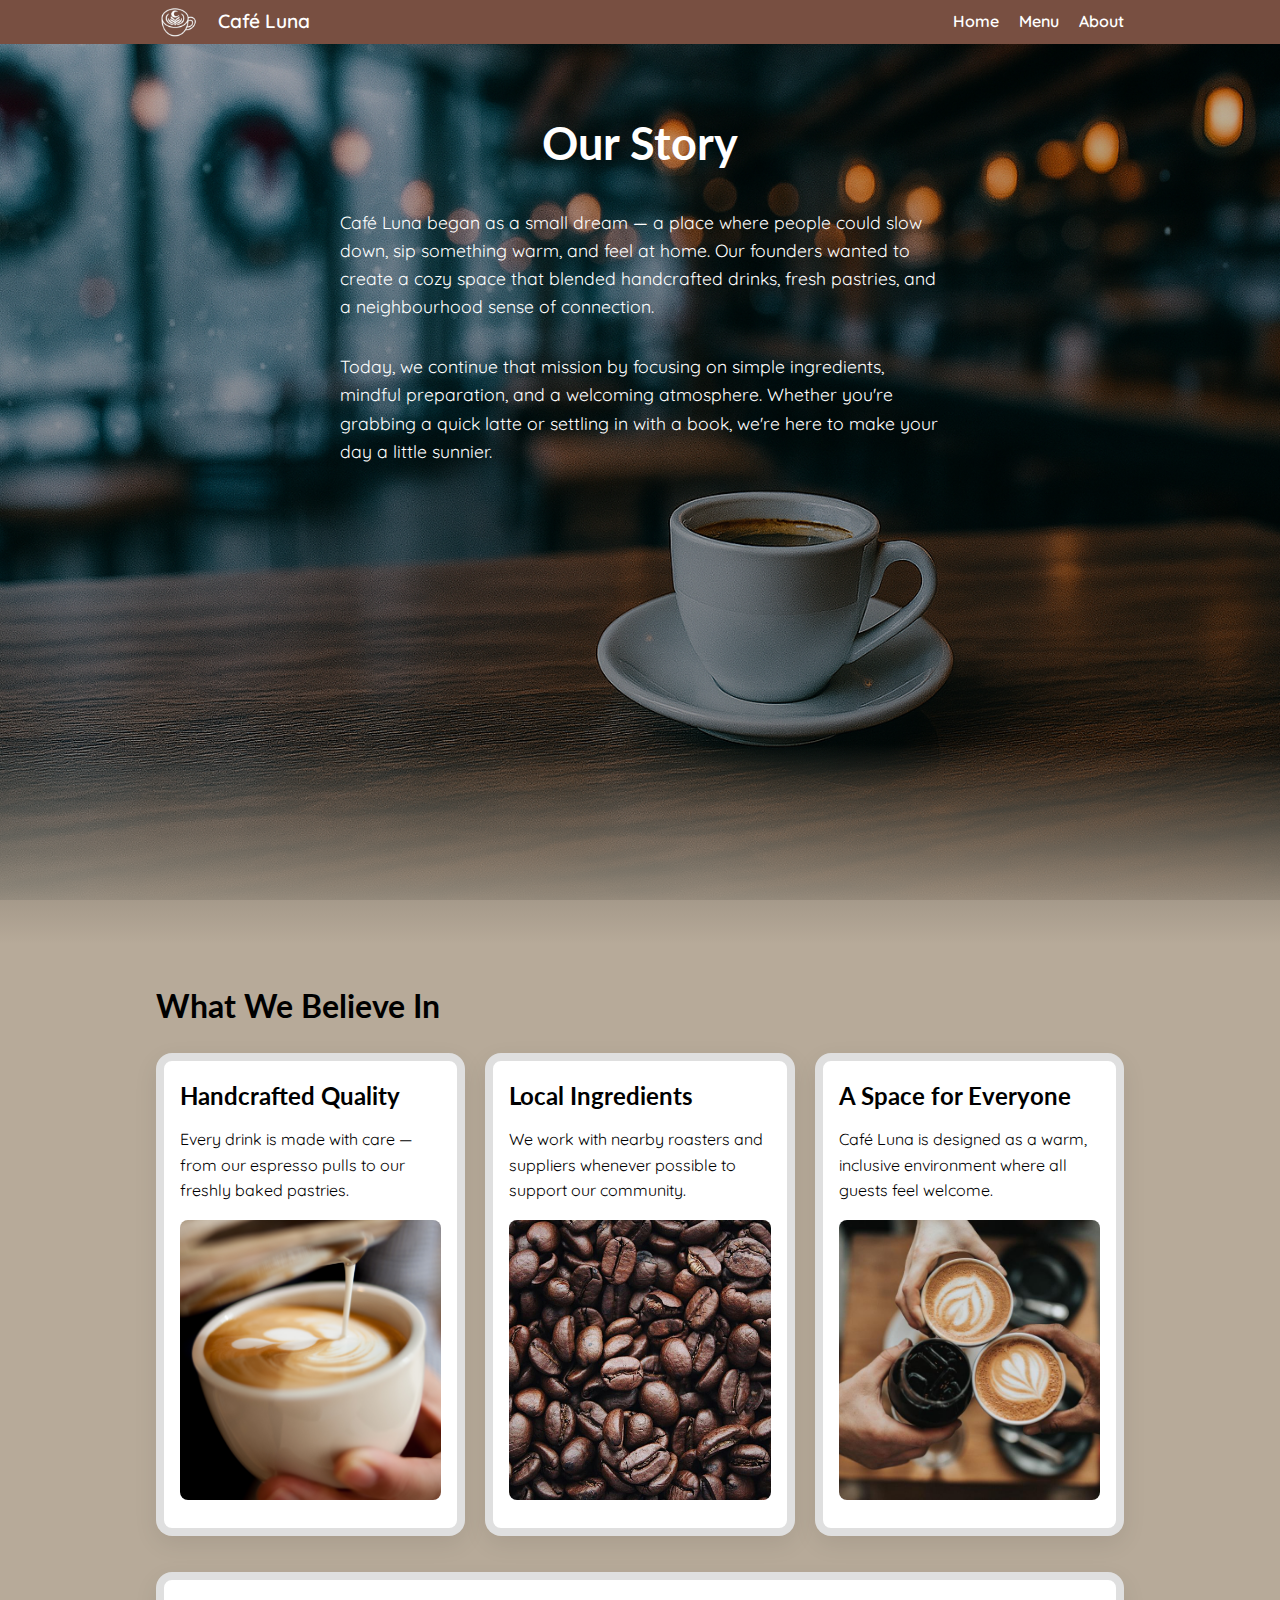
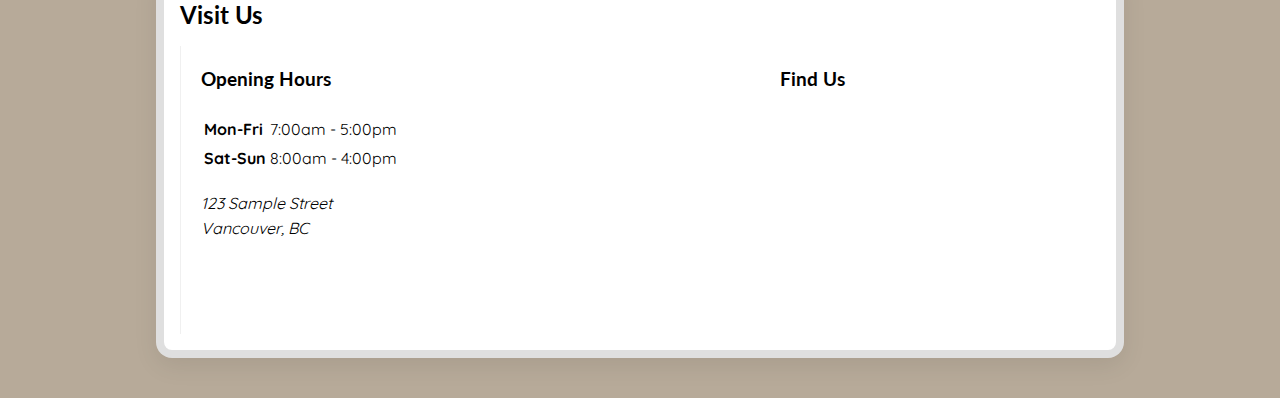
<file: about.html>
<!DOCTYPE html>
<html lang="en">
<head>
    <meta charset="UTF-8">
    <meta name="viewport" content="width=device-width, initial-scale=1.0">
    <title>About</title>
    <link rel="stylesheet" href="css/about.css">
</head>
<body>
    <!-- Navigation -->
<header class="site-header">
  <div class="container nav">
    <div class="brand-wrap">
      <img src="images/logo.png" alt="Cafe Luna logo" class="nav-logo nav-logo-large">
      <a class="brand" href="index.html">Café Luna</a>
    </div>

    <nav>
      <ul class="nav-links">
        <li><a href="index.html">Home</a></li>
        <li><a href="menu.html">Menu</a></li>
        <li><a href="about.html">About</a></li>
      </ul>
    </nav>
  </div>
</header>

<main>

<!-- Hero Section: Invites interested users to further explore the virtual space of our website with a welcoming image of a cafe interior overlaid by the text of our story. A faded effect at the bottom of the image (hopefully) suggests the presence of more content to be discovered further down the page. -->
  <section class="about-hero">
    <div class="hero-overlay">
      <h1>Our Story</h1>
      <p>
        Café Luna began as a small dream — a place where people could slow down, sip something warm, 
        and feel at home. Our founders wanted to create a cozy space that blended handcrafted drinks, 
        fresh pastries, and a neighbourhood sense of connection.
      </p>
      <p>
        Today, we continue that mission by focusing on simple ingredients, mindful preparation, and 
        a welcoming atmosphere. Whether you're grabbing a quick latte or settling in with a book, 
        we're here to make your day a little sunnier.
      </p>
    </div>
  </section>

<!-- Values Section: Presents the core beliefs and foundational principles that lie beneath the cafe's appearance and ambiance. We try to visually represent this relationship by positioning bold, solid cards containing our value statements directly underneath the ethereal, abstract hero image section, so that when the user scrolls down, the image of the cafe interior gives way to an explanation of its underlying meaning and purpose.-->
<section class="section">
  <div class="container">
    <header>
      <h1>What We Believe In</h1>
    </header>
<!-- generic utility classes shared with index.html/index.css for site-wide consistency, used for spacing and layout (card, cards-grid, mt-16) -->
    <div class="cards-grid mt-16">
<!-- standalone cards displaying our core values (article elements containing a header, short description, and illustrative image).-->
      <article class="card">
        <h2>Handcrafted Quality</h2>
        <p>
          Every drink is made with care — from our espresso pulls to our freshly baked pastries.
        </p>
        <img class="card-image" src="images/latte_art.jpg" alt="A photo of steamed milk being poured onto a latte.">
      </article>

      <article class="card">
        <h2>Local Ingredients</h2>
        <p>
          We work with nearby roasters and suppliers whenever possible to support our community.
        </p>
        <img class="card-image" src="images/coffee_beans.jpeg" alt="A photo of roasted coffee beans ready for grinding.">
      </article>

      <article class="card">
        <h2>A Space for Everyone</h2>
        <p>
          Café Luna is designed as a warm, inclusive environment where all guests feel welcome.
        </p>
        <img class="card-image" src="images/hands_holding_coffee.jpg" alt="A photo of three outstretched hands holding lattes and iced coffee.">
      </article>
    </div>
  </div>
</section>


<!-- Visit Us Section: Contains key information about the actual cafe (i.e. its hours of operation and physical location on a map) representing it both as a real place and as the virtual destination of the user's journey through our web page. When the viewer reaches the bottom of the page where the visit us section is located, it invites them to continue their (digital) exploration of our cafe by visiting it in the real world. The user has been given a (simulated) experience of the cafe's atmosphere and an understanding of its values, and are now ready to decide whether or not they intend to visit the cafe. -->
<section class="section mb-40">
  <div class="container">
    <article class="card">
      <header>
        <h2>Visit Us</h2>
      </header>
      <div class="visit-grid">
        <!-- Hours -->
        <div class="visit-details">
          <h3>Opening Hours</h3>
          <table>
            <tr>
              <th scope="row">Mon-Fri</th>
              <td>7:00am - 5:00pm</td>
            </tr>
            <tr>
              <th scope="row">Sat-Sun</th>
              <td>8:00am - 4:00pm</td>
            </tr>
          </table>
          <!-- Address -->
          <address class="mt-16">
            123 Sample Street<br>
            Vancouver, BC
          </address>
        </div>
        <!-- Embedded Google Maps using an inline frame (iframe)-->
        <div class="visit-cta">
          <h3>Find Us</h3>
          <iframe class="about-iframe"
          src="https://www.google.com/maps/embed?pb=!1m14!1m12!1m3!1d1552.9462651101308!2d-123.14025374630948!3d49.286484353370035!2m3!1f0!2f0!3f0!3m2!1i1024!2i768!4f13.1!5e0!3m2!1sen!2sca!4v1764084924957!5m2!1sen!2sca" width="600" height="450" style="border:0;" allowfullscreen="" loading="lazy" referrerpolicy="no-referrer-when-downgrade"></iframe>
        </div>
      </div>
    </article>
  </div>
</section>

</main>

    <!-- Footer -->
</body>
</html>
</file>
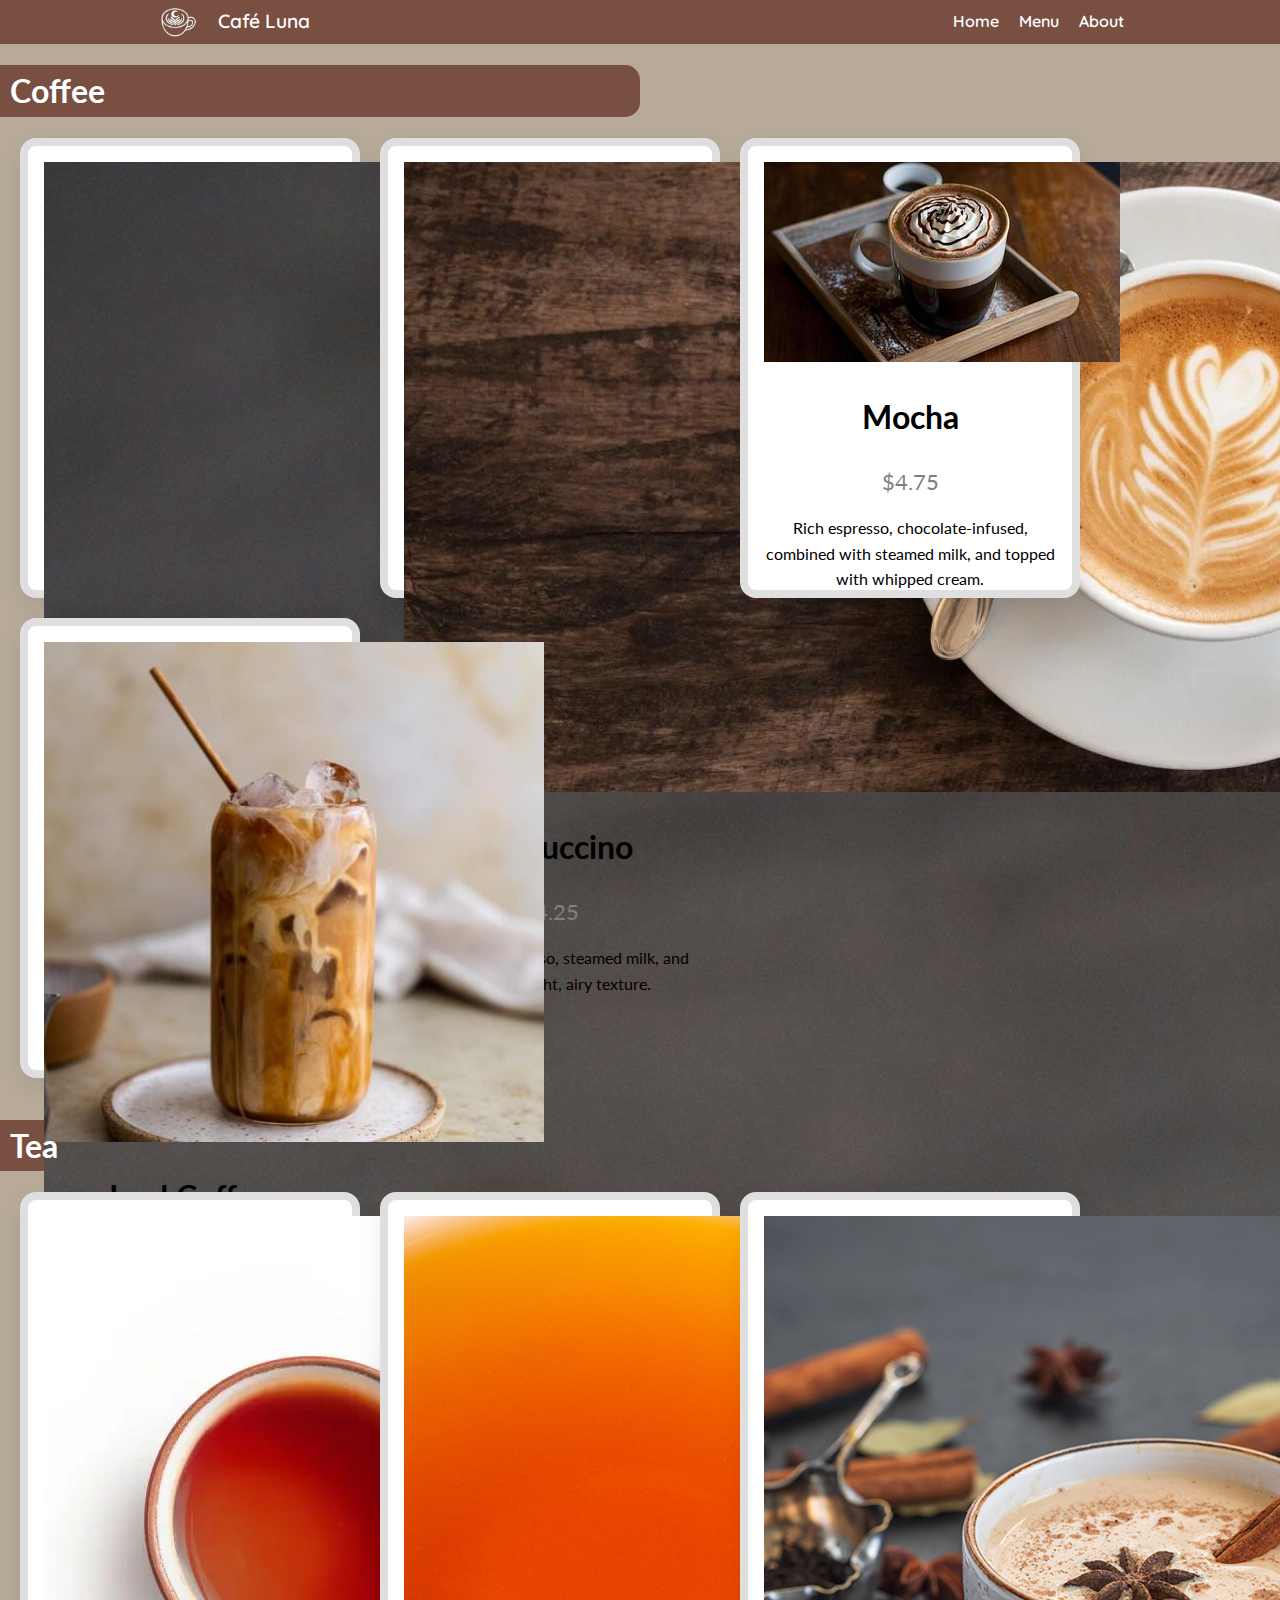
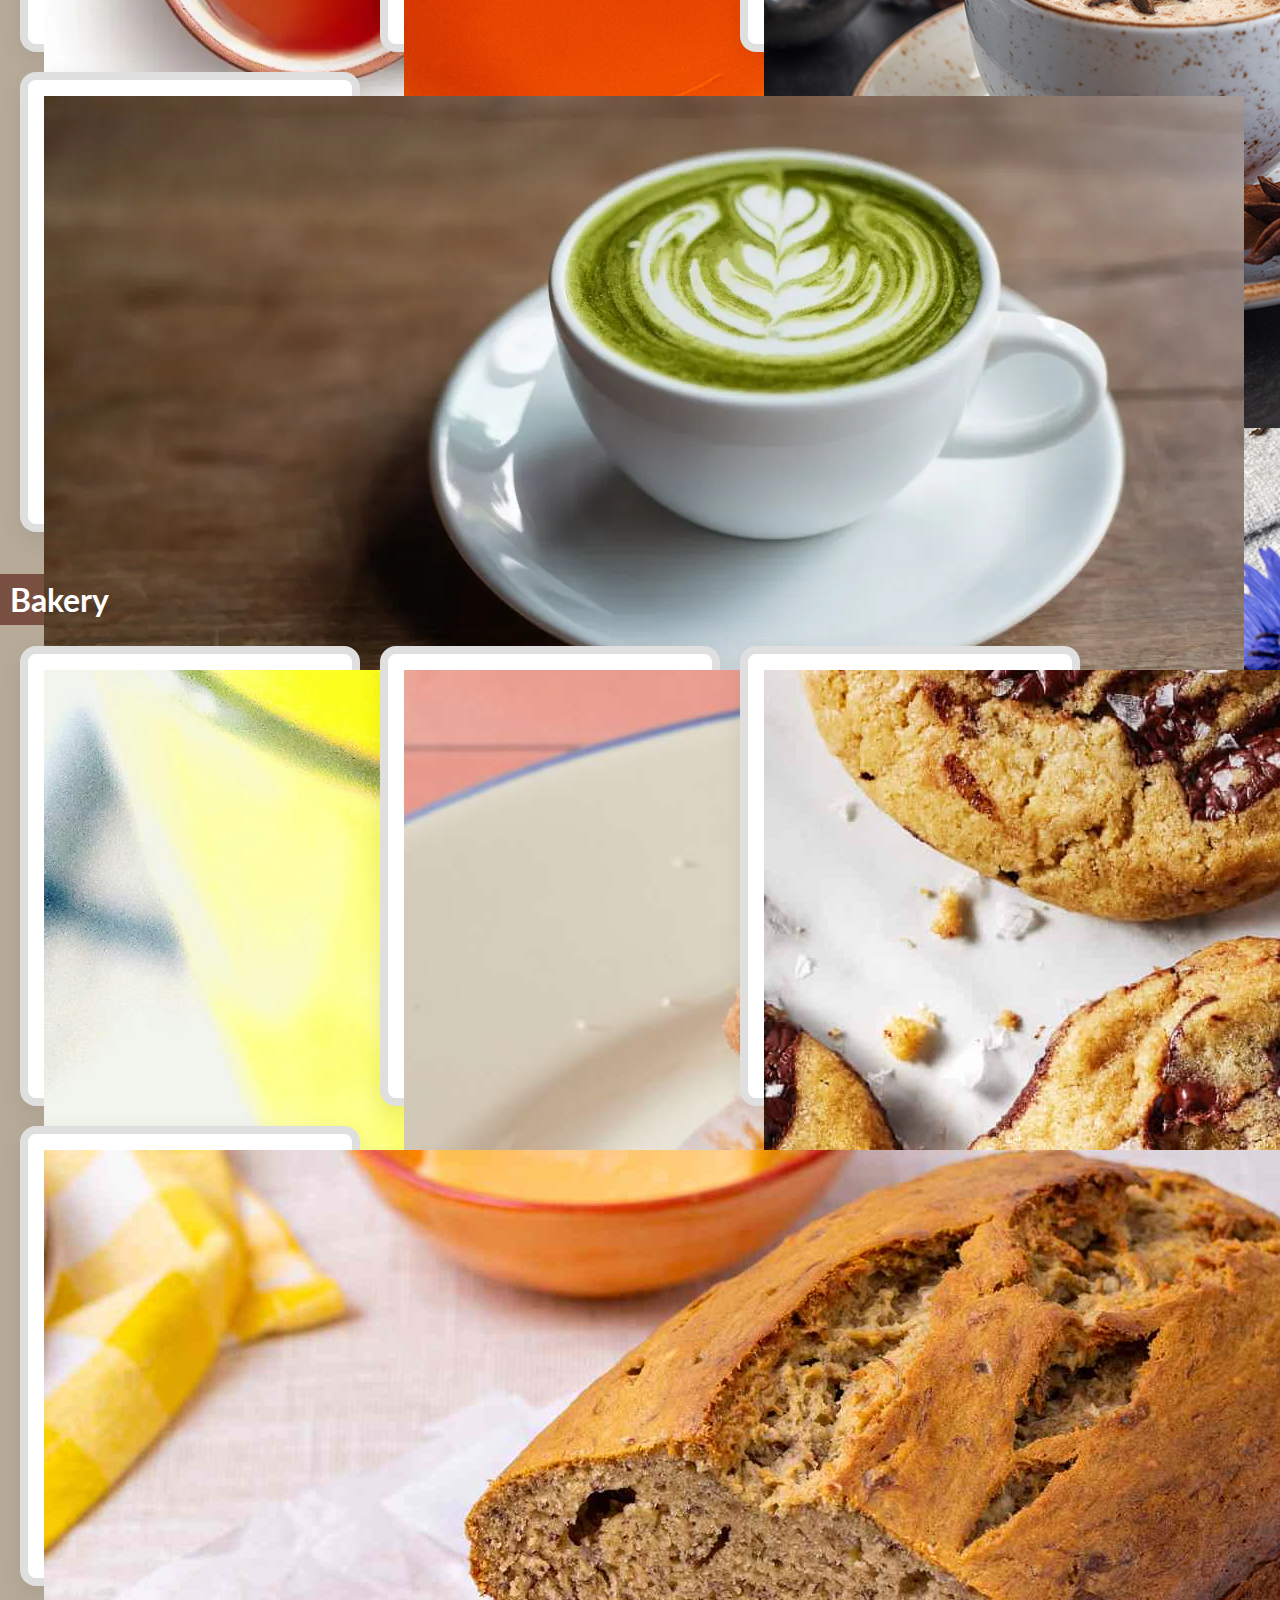
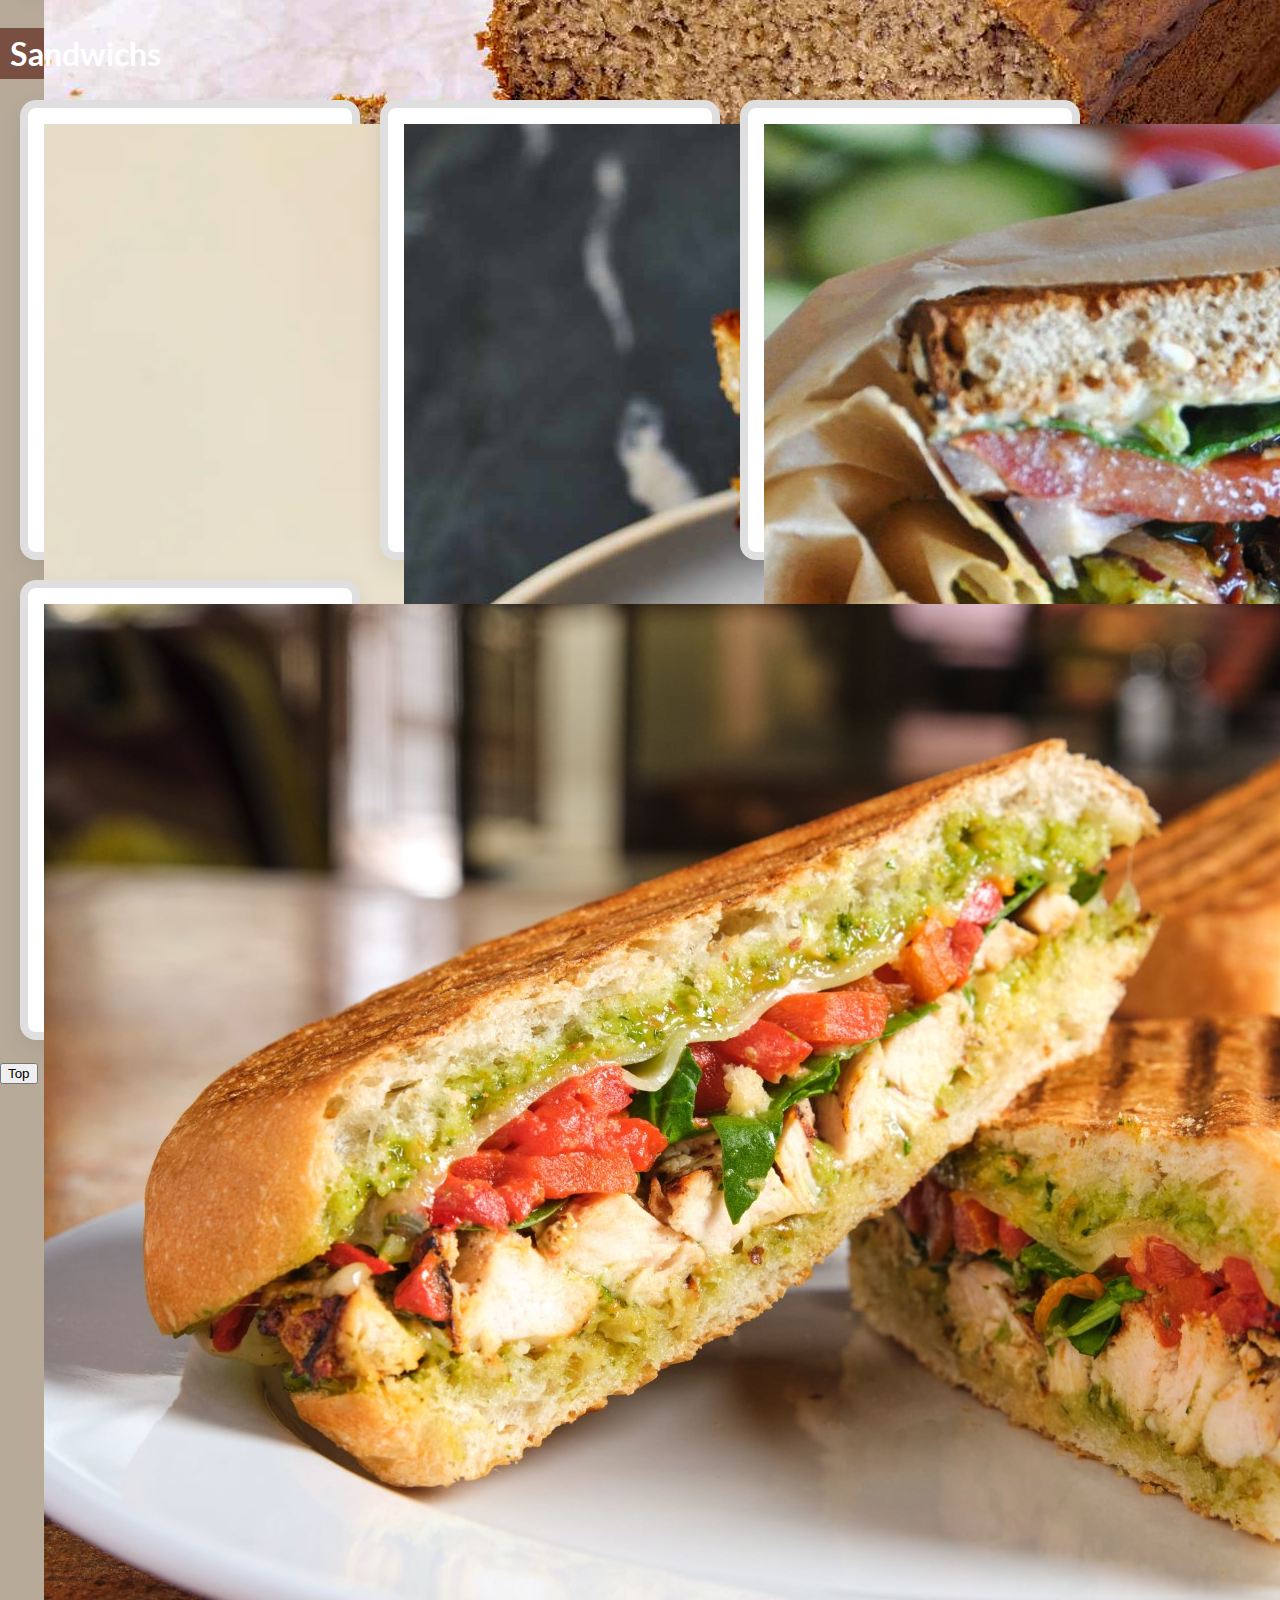
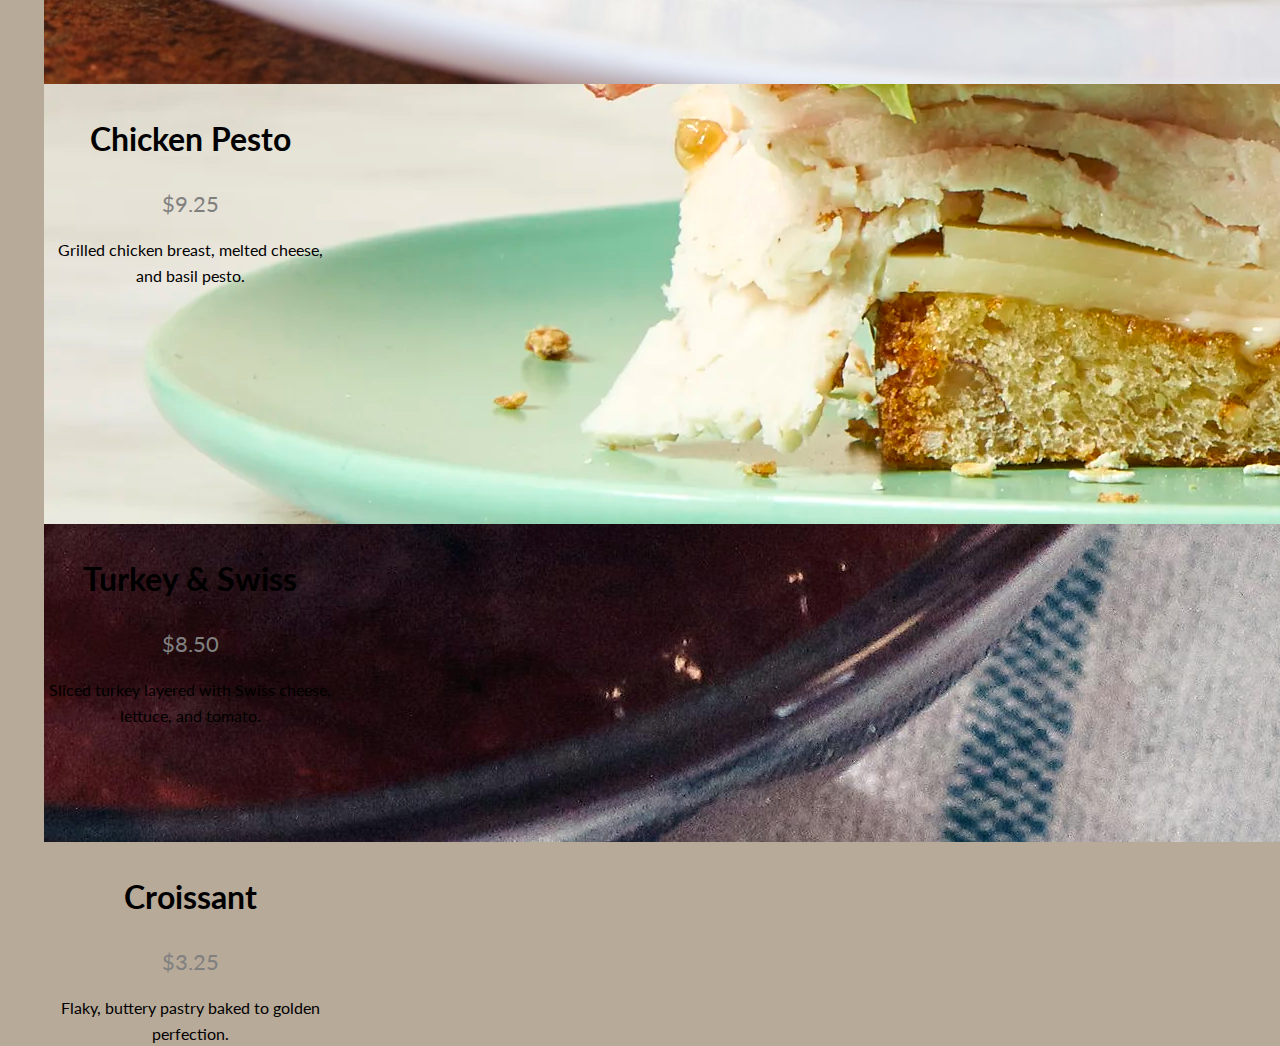
<file: menu.html>
<!DOCTYPE html>
<html lang="en">
<head>
    <meta charset="UTF-8">
    <meta name="viewport" content="width=device-width, initial-scale=1.0">
    <title>Menu</title>
    <link rel="stylesheet" href="css/menu.css">
</head>
<body>
    <!-- Navigation -->
<header class="site-header">
  <div class="container nav">
    <div class="brand-wrap">
      <img src="images/logo.png" alt="Cafe Luna logo" class="nav-logo nav-logo-large">
      <a class="brand" href="index.html">Café Luna</a>
    </div>

    <nav>
      <ul class="nav-links">
        <li><a href="index.html">Home</a></li>
        <li><a href="menu.html">Menu</a></li>
        <li><a href="about.html">About</a></li>
      </ul>
    </nav>
  </div>
</header>

 <!-- Main Content -->
  <!-- Menu with seperate rows -->
  <!-- Each item has its own card -->

  <!-- coffee section  -->
  <header>
    <h1>Coffee</h1>
  </header>
  <div class="row1">
    <div class="card">
      <img src="images/latte.jpg">
      <h1 class="name">House Latte</h1>
      <p class="price">$4.25</p>
      <div class="overlay">
        <p class="description">Creamy, steamed milk, blended with espresso for a silky drink.</p>
      </div>
    </div>
    
    <div class="card">
      <img src="images/cappuccino.webp">
      <h1 class="name">Cappuccino</h1>
      <p class="price">$4.25</p>
      <div class="overlay">
        <p class="description">Equal parts espresso, steamed milk, and foam for a light, airy texture.</p>
      </div>
    </div>
  
    <div class="card">
      <img src="images/mocha.jpg">
      <h1 class="name">Mocha</h1>
      <p class="price">$4.75</p>
      <div class="overlay">
        <p class="description">Rich espresso, chocolate-infused, combined with steamed milk, and topped with whipped cream.</p>
      </div>
    </div>

    <div class="card">
      <img src="images/iced coffee.jpg">
      <h1 class="name">Iced Coffee</h1>
      <p class="price">$3.75</p>
      <div class="overlay">
        <p class="description">Refreshing cold brew coffee served over ice.</p>
      </div>
    </div>
  </div>

  <!-- tea section  -->
  <header>
    <h1>Tea</h1>
  </header>
  <div class="row2">
    <div class="card">
      <img src="images/english breakfast.webp">
      <h1 class="name">English Breakfast</h1>
      <p class="price">$3.00</p>
      <div class="overlay">
        <p class="description">A strong, traditional black tea perfect for morning energy.</p>
      </div>
    </div>
    
    <div class="card">
      <img src="images/earl grey.jpg">
      <h1 class="name">Earl Grey</h1>
      <p class="price">$3.25</p>
      <div class="overlay">
        <p class="description">Black tea infused with fragrant bergamot citrus.</p>
      </div>
    </div>
  
    <div class="card">
      <img src="images/chai latte.jpg">
      <h1 class="name">Chai Latte</h1>
      <p class="price">$4.50</p>
      <div class="overlay">
        <p class="description">Spiced black tea blended with steamed milk and warm flavors.</p>
      </div>
    </div>
  

    <div class="card">
      <img src="images/matcha latte.webp">
      <h1 class="name">Matcha Latte</h1>
      <p class="price">$4.75</p>
      <div class="overlay">
        <p class="description">Smooth Japanese green tea powder whisked with creamy milk.</p>
      </div>
    </div>
  </div>

  <!-- bakery section  -->
  <header>
    <h1>Bakery</h1>
  </header>
  <div class="row3">
    <div class="card">
      <img src="images/croissant.jpg">
      <h1 class="name">Croissant</h1>
      <p class="price">$3.25</p>
      <div class="overlay">
        <p class="description">Flaky, buttery pastry baked to golden perfection.</p>
      </div>
    </div>
  
    <div class="card">
      <img src="images/blueberry.jpg">
      <h1 class="name">Blueberry Muffin</h1>
      <p class="price">$3.50</p>
      <div class="overlay">
        <p class="description">Soft muffin packed with sweet blueberries.</p>
      </div>
    </div>
  
    <div class="card">
      <img src="images/cookie.jpg">
      <h1 class="name">Chocolate Cookie</h1>
      <p class="price">$2.50</p>
      <div class="overlay">
        <p class="description">Chewy cookie loaded with rich chocolate chips.</p>
      </div>
    </div>
  
    <div class="card">
      <img src="images/banana.jpg">
      <h1 class="name">Banana Bread Slice</h1>
      <p class="price">$3.75</p>
      <div class="overlay">
        <p class="description">Moist, homemade-style loaf with sweet banana flavor.</p>
      </div>
    </div>
  </div>

  <!-- sandwich section  -->
  <header>
    <h1>Sandwichs</h1>
  </header>
  <div class="row4">
    <div class="card">
      <img src="images/turkey.webp">
      <h1 class="name">Turkey & Swiss</h1>
      <p class="price">$8.50</p>
      <div class="overlay">
        <p class="description">Sliced turkey layered with Swiss cheese, lettuce, and tomato.</p>
      </div>
    </div>
  
    <div class="card">
      <img src="images/ham.jpg">
      <h1 class="name">Ham & Cheddar</h1>
      <p class="price">$8.00</p>
      <div class="overlay">
        <p class="description">Classic ham and sharp cheddar on toasted bread.</p>
      </div>
    </div>
  
    <div class="card">
      <img src="images/veggie.jpg">
      <h1 class="name">Veggie Sandwich</h1>
      <p class="price">$7.75</p>
      <div class="overlay">
        <p class="description">Fresh vegetables with hummus on whole-grain bread.</p>
      </div>
    </div>
  
    <div class="card">
      <img src="images/pesto.jpg">
      <h1 class="name">Chicken Pesto</h1>
      <p class="price">$9.25</p>
      <div class="overlay">
        <p class="description">Grilled chicken breast, melted cheese, and basil pesto.</p>
      </div>
    </div>
  </div>

  <!-- scroll to top button -->
  <button onclick="topFunction()" id="myBtn" title="Go to top">Top</button>

  <script src="script.js"></script>
    <!-- Footer -->
</body>
</html>
</file>
<file: css/about.css>
/* Import fonts */
@import url('https://fonts.googleapis.com/css2?family=Quicksand:wght@500;700&family=Lato:wght@400;700&display=swap');


/* Theme variables */
:root {
  --khaki: #B7AA99;
  --bole:  #784F41;
  --fawn:  #F0B67F;
}


/* Base document settings */
html {
  font-family: 'Quicksand', sans-serif;
}

*, *::before, *::after {
  box-sizing: border-box;
}

body {
  background-color: var(--khaki);
  margin: 0;
  padding: 0;
  line-height: 1.6; /* improves readable rhythm */
}

p {
  margin: 0 0 1rem 0; /* consistent paragraph spacing */
}

h1, h2, h3 {
  font-family: 'Lato', sans-serif;
}


/* Navigation Bar */
header.site-header {
  position: sticky;
  top: 0;
  background: var(--bole);
  color: #fff;
  z-index: 10;
}

.nav {
  display: flex;
  justify-content: space-between;
  align-items: center;
  padding: 6px 0 4px 0;
}

.brand-wrap {
  display: flex;
  align-items: center;
  gap: 18px;
}

.nav-logo {
  height: 38px;
  width: auto;
  vertical-align: middle;
}

.nav-logo-large {
  height: 44px;
}

.brand {
  color: white;
  text-decoration: none;
  font-weight: 700;
  font-size: 1.2rem;
}

.nav-links {
  list-style: none;
  display: flex;
  gap: 20px;
  margin: 0;
  padding: 0;
}

.nav a {
  color: white;
  text-decoration: none;
  font-weight: 600;
  padding: 4px 0;
  border-bottom: 2px solid transparent;
}

.nav a:hover, .nav a:focus {
  border-bottom-color: var(--fawn);
}


/* Container class for consistent layout spacing */
.container {
  width: min(1000px, 92vw);
  margin: 0 auto;
  padding: 0 16px;
}


/* Utility spacing classes */
.section {
  margin-top: 36px;
  margin-bottom: 28px;
}

.mt-16 { margin-top: 16px; }
.mt-24 { margin-top: 24px; }
.mb-40 { margin-bottom: 40px; }



/* Cards and content blocks (featured, about, visit) */
.card {
  background: white;
  border-radius: 16px;
  padding: 16px;
  box-shadow: 0 8px 24px rgba(0,0,0,0.08);
  border: 8px solid rgba(0,0,0,0.125);
}

.card h2 {
  margin-top: 0;
  margin-bottom: 12px;
}

/* Images used inside cards */
.card-image {
  width: 100%;
  height: 200px;
  display: block;
  border-radius: 8px;
  margin-bottom: 12px;
}

.cards-grid .card .card-image { height: 200px; }

@media (min-width: 700px) {
  .cards-grid .card .card-image { height: 240px; }
}


/* Grid for featured items ------------------------------------ */
.cards-grid {
  display: grid;
  grid-template-columns: repeat(auto-fit, minmax(220px, 1fr));
  gap: 20px;
  align-items: start;
}

.cards-grid > * {
  display: flex;
  flex-direction: column;
  height: 100%;
}

/* Make images in the grid fill more of the card and cover */
.cards-grid .card .card-image {
  height: 280px;
  object-fit: cover;
  flex-shrink: 0;
}

.cards-grid .card h3 {
  margin: 12px 0 8px 0;
}


/* Visit grid: details + call-to-action aligned within the card */
.visit-grid {
  display: grid;
  grid-template-columns: 1fr 320px;
  gap: 16px;
}

@media (max-width: 800px) {
  .visit-grid {
    grid-template-columns: 1fr;
  }
  .visit-cta { 
    text-align: left;
    margin-top: 12px;
  }
}

dl { 
  font-weight: 700; 
  margin-top: 0; }

.visit-cta {
  text-align: left;
  align-items: flex-start;
}

.visit-details {
  text-align: left;
  border-left: 1px solid rgba(0,0,0,0.06);
  padding-left: 20px;
  align-items: flex-start;
}

.visit-grid > * {
  min-height: 0;
  display: flex;
  flex-direction: column;
  justify-content: flex-start;
}

@media (max-width: 800px) {
  .visit-details { 
    text-align: left; 
    border-left: none; 
    padding-left: 0; }

  .visit-grid > * { 
    min-height: 0; 
    align-items: flex-start; 
  }
}

.visit-cta .btn { 
  align-self: flex-start; 
  width: auto;
  margin-top: 8px; }
  
.visit-cta p, .visit-details p { 
  margin: 0 0 8px 0; 
}

/* [base64] */
/* New CSS specific to About page */

 /* A full-screen background image that remains static when scrolling (due to background-attachment: fixed), creating a parallax-like effect as other elements move on top of it. */
.about-hero {
  position: relative;
  width: 100%;
  height: 100vh;
  background-image: url("../images/coffee_blurry_seasonal.png");
  background-size: cover;
  background-position: center;
  background-attachment: fixed;
}

/* Creates a pseudo-element overlay that sits on top of the bottom part of the .about-hero element, adding a fading gradient there to create a smooth transition into the page's background colour. */
.about-hero::after {
  content: "";
  position: absolute;
  bottom: 0;
  left: 0;
  width: 100%;
  height: 200px;
  background: linear-gradient(to bottom, rgba(0,0,0,0) 0%, var(--khaki) 100%);
  z-index: 1;
  pointer-events: none;
}

/* Semi-transparent container for the Story text that darkens the background image to improve text contrast*/
.hero-overlay {
  position: absolute;
  inset: 0;
  display: flex;
  flex-direction: column;
  justify-content: flex-start; 
  align-items: center;
  padding: 48px;
  gap: 16px;
  color: #fff;
  background: linear-gradient(180deg, rgba(0,0,0,0.25) 0%, rgba(0,0,0,0.45) 100%);
}

.hero-overlay h1 {
  margin: 0 0 12px 0;
  font-size: 2.4rem;
}

.hero-overlay p {
  max-width: 600px;
  font-size: 1.1rem;
}

/* Inline frame (iframe) container for the embedded Google Maps link */
.about-iframe {
              width: 100%; 
              height: 220px; 
              border-radius: 12px; 
              display: flex;
}

@media (max-width: 800px) {
  .hero-overlay {
    padding: 24px;
  }
  .hero-overlay h1 {
    font-size: 1.8rem;
  }
  .hero-overlay p {
    font-size: 1rem;
  }
}

@media (min-width: 700px) {
  .hero-overlay {
    padding: 64px;
  }
  .hero-overlay h1 {
    font-size: 2.8rem;
  }
}
</file>
<file: css/menu.css>
/* Import fonts */
@import url('https://fonts.googleapis.com/css2?family=Quicksand:wght@500;700&family=Lato:wght@400;700&display=swap');


/* Theme variables */
:root {
  --khaki: #B7AA99;
  --bole:  #784F41;
  --fawn:  #F0B67F;
}


/* Base document settings */
html {
  font-family: 'Quicksand', sans-serif;
}

*, *::before, *::after {
  box-sizing: border-box;
}

body {
  background-color: var(--khaki);
  margin: 0;
  padding: 0;
  line-height: 1.6; /* improves readable rhythm */
}

p {
  margin: 0 0 1rem 0; /* consistent paragraph spacing */
}

h1, h2, h3 {
  font-family: 'Lato', sans-serif;
}


/* Navigation Bar */
header.site-header {
  position: sticky;
  top: 0;
  background: var(--bole);
  color: #fff;
  z-index: 10;
}

.nav {
  display: flex;
  justify-content: space-between;
  align-items: center;
  padding: 6px 0 4px 0;
}

.brand-wrap {
  display: flex;
  align-items: center;
  gap: 18px;
}

.nav-logo {
  height: 38px;
  width: auto;
  vertical-align: middle;
}

.nav-logo-large {
  height: 44px;
}

.brand {
  color: white;
  text-decoration: none;
  font-weight: 700;
  font-size: 1.2rem;
}

.nav-links {
  list-style: none;
  display: flex;
  gap: 20px;
  margin: 0;
  padding: 0;
}

.nav a {
  color: white;
  text-decoration: none;
  font-weight: 600;
  padding: 4px 0;
  border-bottom: 2px solid transparent;
}

.nav a:hover, .nav a:focus {
  border-bottom-color: var(--fawn);
}


/* Container class for consistent layout spacing */
.container {
  width: min(1000px, 92vw);
  margin: 0 auto;
  padding: 0 16px;
}

/* card for each item */
.card {
  border-radius: 16px;
  padding: 16px;
  box-shadow: 0 8px 24px rgba(0,0,0,0.08);
  border: 8px solid rgba(0,0,0,0.125);  
  max-width: 340px;
  max-height: 460px;
  margin: auto;
  text-align: center;
  font-family: arial;
  float: left;
  margin-bottom: 20px;
  margin-left: 20px;
  background-color: white;
}

/* name of itmem */
.name {
  font-family: 'Lato', sans-serif;
}

/* description of item */
.description {
  font-family: 'Lato', sans-serif;
}

/* price of item */
.price {
  color: gray;
  font-family: 'Lato', sans-serif;
  font-size: 22px;
}

/* header of each section */
header h1 {
  text-align: left;
  background-color: #784F41;
  color: white;
  width: 50%;
  border-radius: 0 15px 15px 0px;
  padding-left: 10px;
}

.row1::after{
  content: "";
  clear: both;
  display: table;
}
.row2::after{
  content: "";
  clear: both;
  display: table;
}
.row3::after{
  content: "";
  clear: both;
  display: table;
}
.row4::after{
  content: "";
  clear: both;
  display: table;
}
</file>
